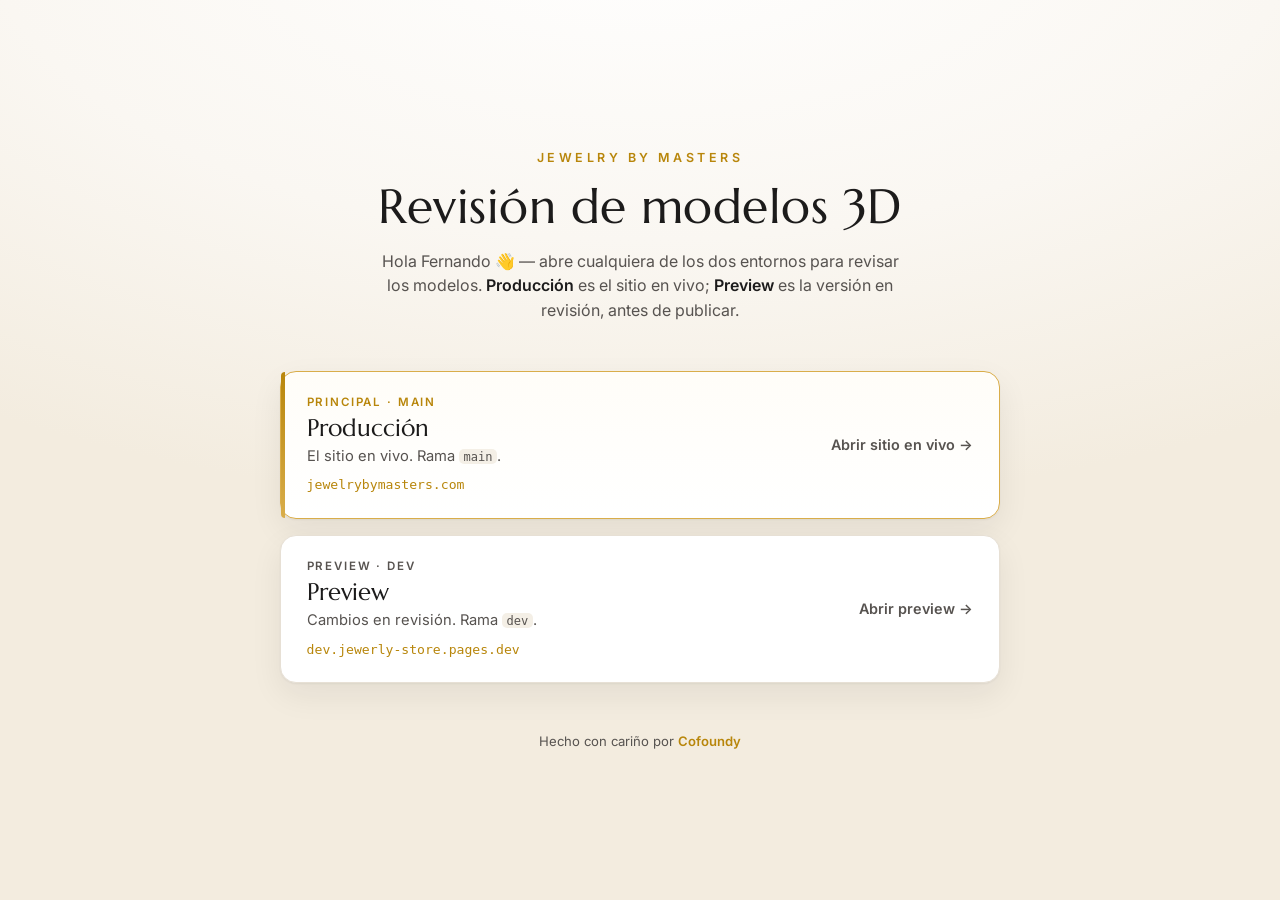
<file: index.html>
<!DOCTYPE html>
<html lang="es">
<head>
  <meta charset="UTF-8" />
  <meta name="viewport" content="width=device-width, initial-scale=1.0" />
  <meta name="robots" content="noindex, nofollow" />
  <title>Jewelry by Masters · Revisión 3D</title>
  <link rel="preconnect" href="https://fonts.googleapis.com" />
  <link rel="preconnect" href="https://fonts.gstatic.com" crossorigin />
  <link href="https://fonts.googleapis.com/css2?family=Marcellus&family=Inter:wght@400;500;600&display=swap" rel="stylesheet" />
  <link rel="stylesheet" href="./style.css" />
</head>
<body>
  <main class="page">
    <header class="masthead">
      <p class="eyebrow">Jewelry by Masters</p>
      <h1>Revisión de modelos&nbsp;3D</h1>
      <p class="lede">Hola Fernando 👋 — abre cualquiera de los dos entornos para revisar los modelos. <strong>Producción</strong> es el sitio en vivo; <strong>Preview</strong> es la versión en revisión, antes de publicar.</p>
    </header>

    <section class="links" aria-label="Enlaces de revisión">

      <!-- ── PRODUCCIÓN (main) ─────────────────────────────────────── -->
      <a class="card card--main" href="https://jewelrybymasters.com" target="_blank" rel="noopener">
        <span class="card__tag">Principal · main</span>
        <span class="card__title">Producción</span>
        <span class="card__desc">El sitio en vivo. Rama <code>main</code>.</span>
        <span class="card__url">jewelrybymasters.com</span>
        <span class="card__cta">Abrir sitio en vivo →</span>
      </a>

      <!-- ── PREVIEW (dev) ─────────────────────────────────────────── -->
      <a class="card" href="https://dev.jewerly-store.pages.dev" target="_blank" rel="noopener">
        <span class="card__tag">Preview · dev</span>
        <span class="card__title">Preview</span>
        <span class="card__desc">Cambios en revisión. Rama <code>dev</code>.</span>
        <span class="card__url">dev.jewerly-store.pages.dev</span>
        <span class="card__cta">Abrir preview →</span>
      </a>

    </section>

    <footer class="foot">
      <p>Hecho con cariño por <strong>Cofoundy</strong></p>
    </footer>
  </main>
</body>
</html>
</file>
<file: style.css>
/* Jewelry by Masters · Revisión 3D — hub estático para Fernando
   Paleta de marca (refresh Mariana): oro #b8860b, tinta #1c1b1b */

:root {
  --gold: #b8860b;
  --gold-soft: #d9ad4a;
  --ink: #1c1b1b;
  --ink-soft: #575350;
  --paper: #faf7f2;
  --paper-2: #ffffff;
  --line: #e7e0d5;
  --shadow: 0 1px 2px rgba(28, 27, 27, .05), 0 12px 32px rgba(28, 27, 27, .07);
  --shadow-hover: 0 2px 6px rgba(28, 27, 27, .08), 0 20px 44px rgba(184, 134, 11, .16);
}

* { box-sizing: border-box; }

html { -webkit-text-size-adjust: 100%; }

body {
  margin: 0;
  min-height: 100dvh;
  display: grid;
  place-items: center;
  padding: clamp(1.5rem, 4vw, 4rem) 1.25rem;
  font-family: "Inter", system-ui, -apple-system, "Segoe UI", sans-serif;
  color: var(--ink);
  background:
    radial-gradient(1200px 600px at 50% -10%, #fff 0%, var(--paper) 55%, #f3ecdf 100%);
  line-height: 1.55;
}

.page {
  width: 100%;
  max-width: 720px;
  display: flex;
  flex-direction: column;
  gap: clamp(2rem, 5vw, 3rem);
}

/* ── Masthead ──────────────────────────────────────────────────── */
.masthead {
  text-align: center;
  display: flex;
  flex-direction: column;
  gap: .75rem;
}

.eyebrow {
  margin: 0;
  font-size: .78rem;
  letter-spacing: .28em;
  text-transform: uppercase;
  color: var(--gold);
  font-weight: 600;
}

.masthead h1 {
  margin: 0;
  font-family: "Marcellus", Georgia, serif;
  font-weight: 400;
  font-size: clamp(2rem, 6vw, 3rem);
  letter-spacing: .01em;
  line-height: 1.1;
}

.lede {
  margin: .25rem auto 0;
  max-width: 52ch;
  color: var(--ink-soft);
  font-size: 1rem;
}

.lede strong { color: var(--ink); font-weight: 600; }

/* ── Link cards ────────────────────────────────────────────────── */
.links {
  display: flex;
  flex-direction: column;
  gap: 1rem;
}

.card {
  position: relative;
  display: grid;
  grid-template-columns: 1fr auto;
  grid-template-areas:
    "tag  cta"
    "title cta"
    "desc cta"
    "url  cta";
  align-items: center;
  gap: .15rem 1rem;
  padding: 1.4rem 1.6rem;
  border: 1px solid var(--line);
  border-radius: 16px;
  background: var(--paper-2);
  box-shadow: var(--shadow);
  text-decoration: none;
  color: inherit;
  transition: transform .18s ease, box-shadow .18s ease, border-color .18s ease;
}

.card:hover,
.card:focus-visible {
  transform: translateY(-3px);
  box-shadow: var(--shadow-hover);
  border-color: var(--gold-soft);
  outline: none;
}

.card:focus-visible { outline: 2px solid var(--gold); outline-offset: 3px; }

.card__tag {
  grid-area: tag;
  font-size: .72rem;
  letter-spacing: .16em;
  text-transform: uppercase;
  font-weight: 600;
  color: var(--ink-soft);
}

.card__title {
  grid-area: title;
  font-family: "Marcellus", Georgia, serif;
  font-size: 1.5rem;
  line-height: 1.15;
}

.card__desc {
  grid-area: desc;
  color: var(--ink-soft);
  font-size: .92rem;
}

.card__url {
  grid-area: url;
  margin-top: .35rem;
  font-family: ui-monospace, "SF Mono", "Cascadia Code", monospace;
  font-size: .82rem;
  color: var(--gold);
  word-break: break-all;
}

.card__cta {
  grid-area: cta;
  font-weight: 600;
  font-size: .9rem;
  color: var(--ink-soft);
  white-space: nowrap;
  transition: color .18s ease, transform .18s ease;
}

.card:hover .card__cta,
.card:focus-visible .card__cta {
  color: var(--gold);
  transform: translateX(2px);
}

.card code {
  font-family: ui-monospace, "SF Mono", "Cascadia Code", monospace;
  font-size: .82em;
  background: #f4efe6;
  padding: .05em .4em;
  border-radius: 5px;
}

/* Highlight the production card */
.card--main {
  border-color: var(--gold-soft);
  background:
    linear-gradient(180deg, #fffdf8 0%, #fff 100%);
}
.card--main::before {
  content: "";
  position: absolute;
  inset: 0 auto 0 0;
  width: 4px;
  border-radius: 16px 0 0 16px;
  background: linear-gradient(var(--gold), var(--gold-soft));
}
.card--main .card__tag { color: var(--gold); }

/* ── Footer ────────────────────────────────────────────────────── */
.foot {
  text-align: center;
  color: var(--ink-soft);
  font-size: .82rem;
}
.foot p { margin: 0; }
.foot strong { color: var(--gold); font-weight: 600; }

/* ── Small screens: stack CTA below ────────────────────────────── */
@media (max-width: 480px) {
  .card {
    grid-template-columns: 1fr;
    grid-template-areas:
      "tag"
      "title"
      "desc"
      "url"
      "cta";
    gap: .3rem;
  }
  .card__cta { margin-top: .5rem; }
}

/* ── Dark mode ─────────────────────────────────────────────────── */
@media (prefers-color-scheme: dark) {
  :root {
    --ink: #f2ede4;
    --ink-soft: #b7afa3;
    --paper: #14130f;
    --paper-2: #1e1c17;
    --line: #302c24;
    --shadow: 0 1px 2px rgba(0,0,0,.4), 0 14px 34px rgba(0,0,0,.45);
    --shadow-hover: 0 2px 6px rgba(0,0,0,.5), 0 22px 48px rgba(184,134,11,.22);
  }
  body {
    background: radial-gradient(1200px 600px at 50% -10%, #201d17 0%, var(--paper) 60%, #0e0d0a 100%);
  }
  .card code { background: #2a271f; }
  .card--main { background: linear-gradient(180deg, #232019 0%, #1e1c17 100%); }
}
</file>
